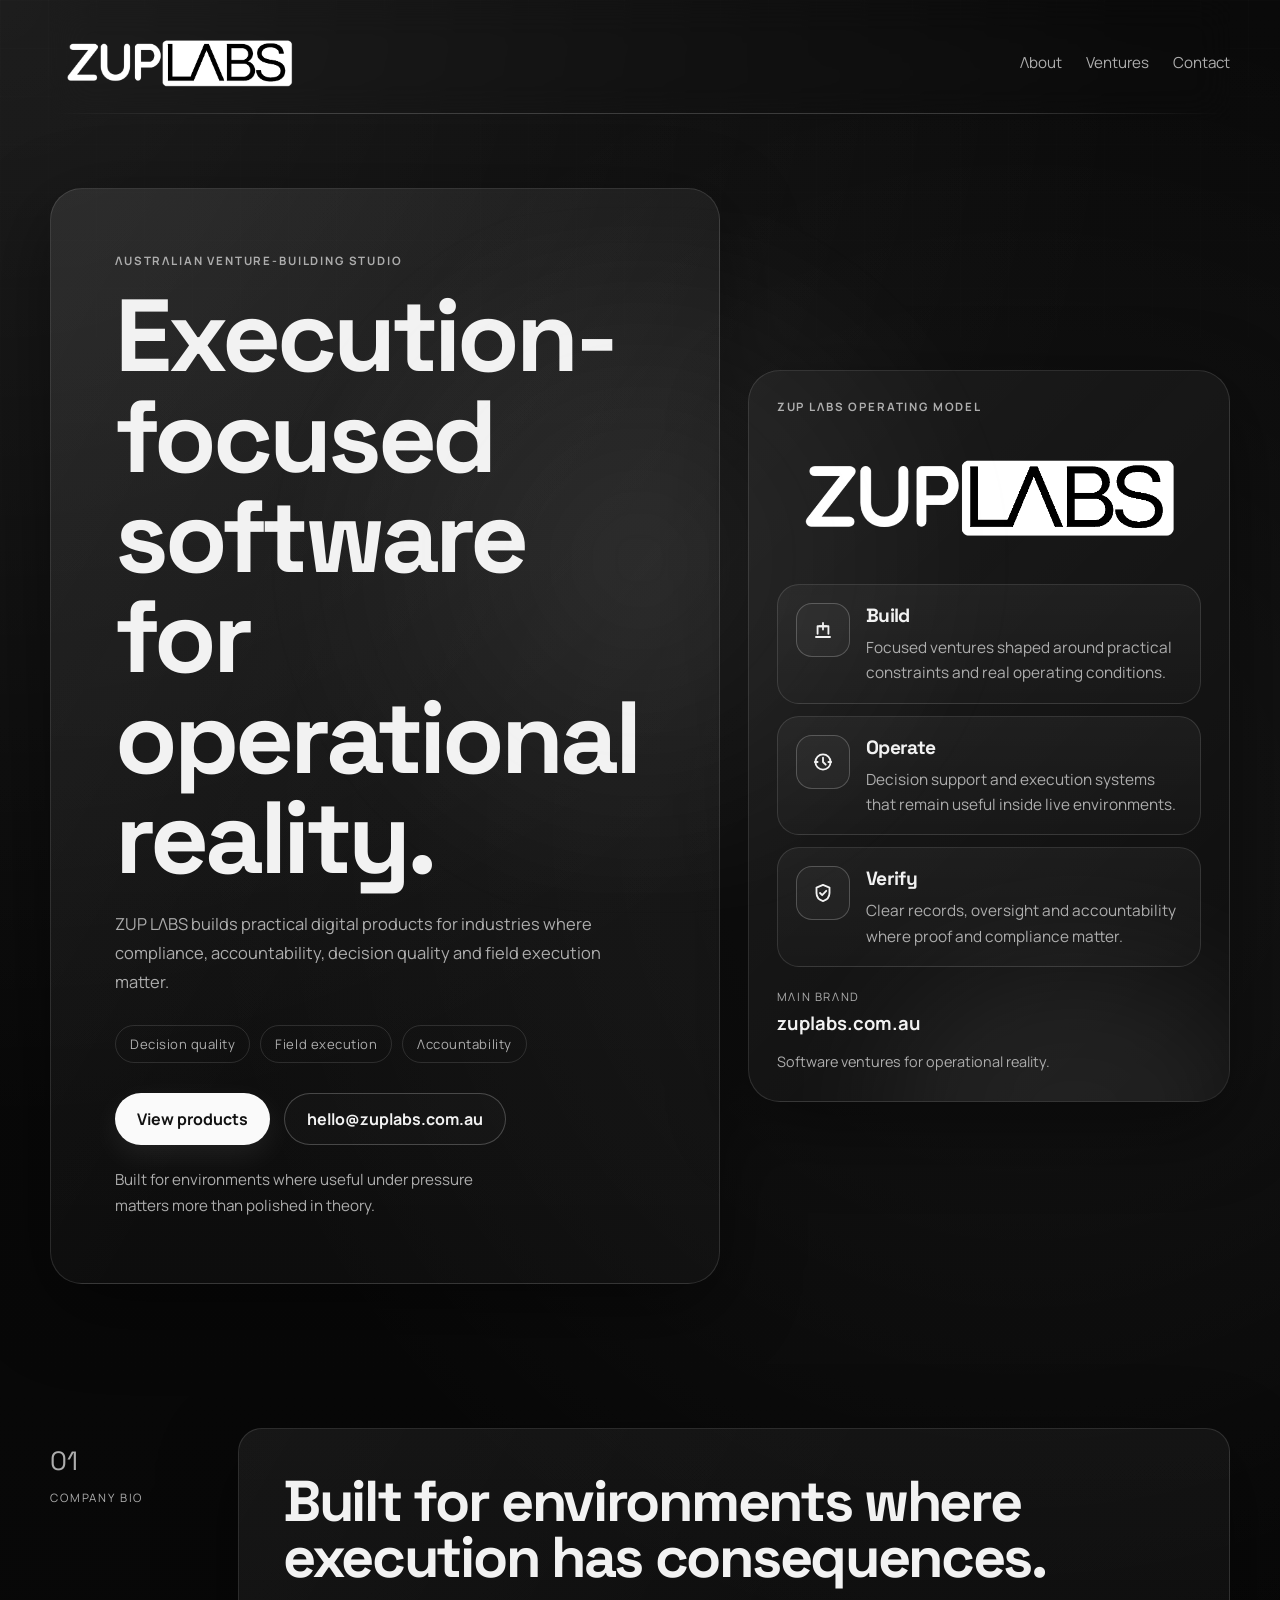
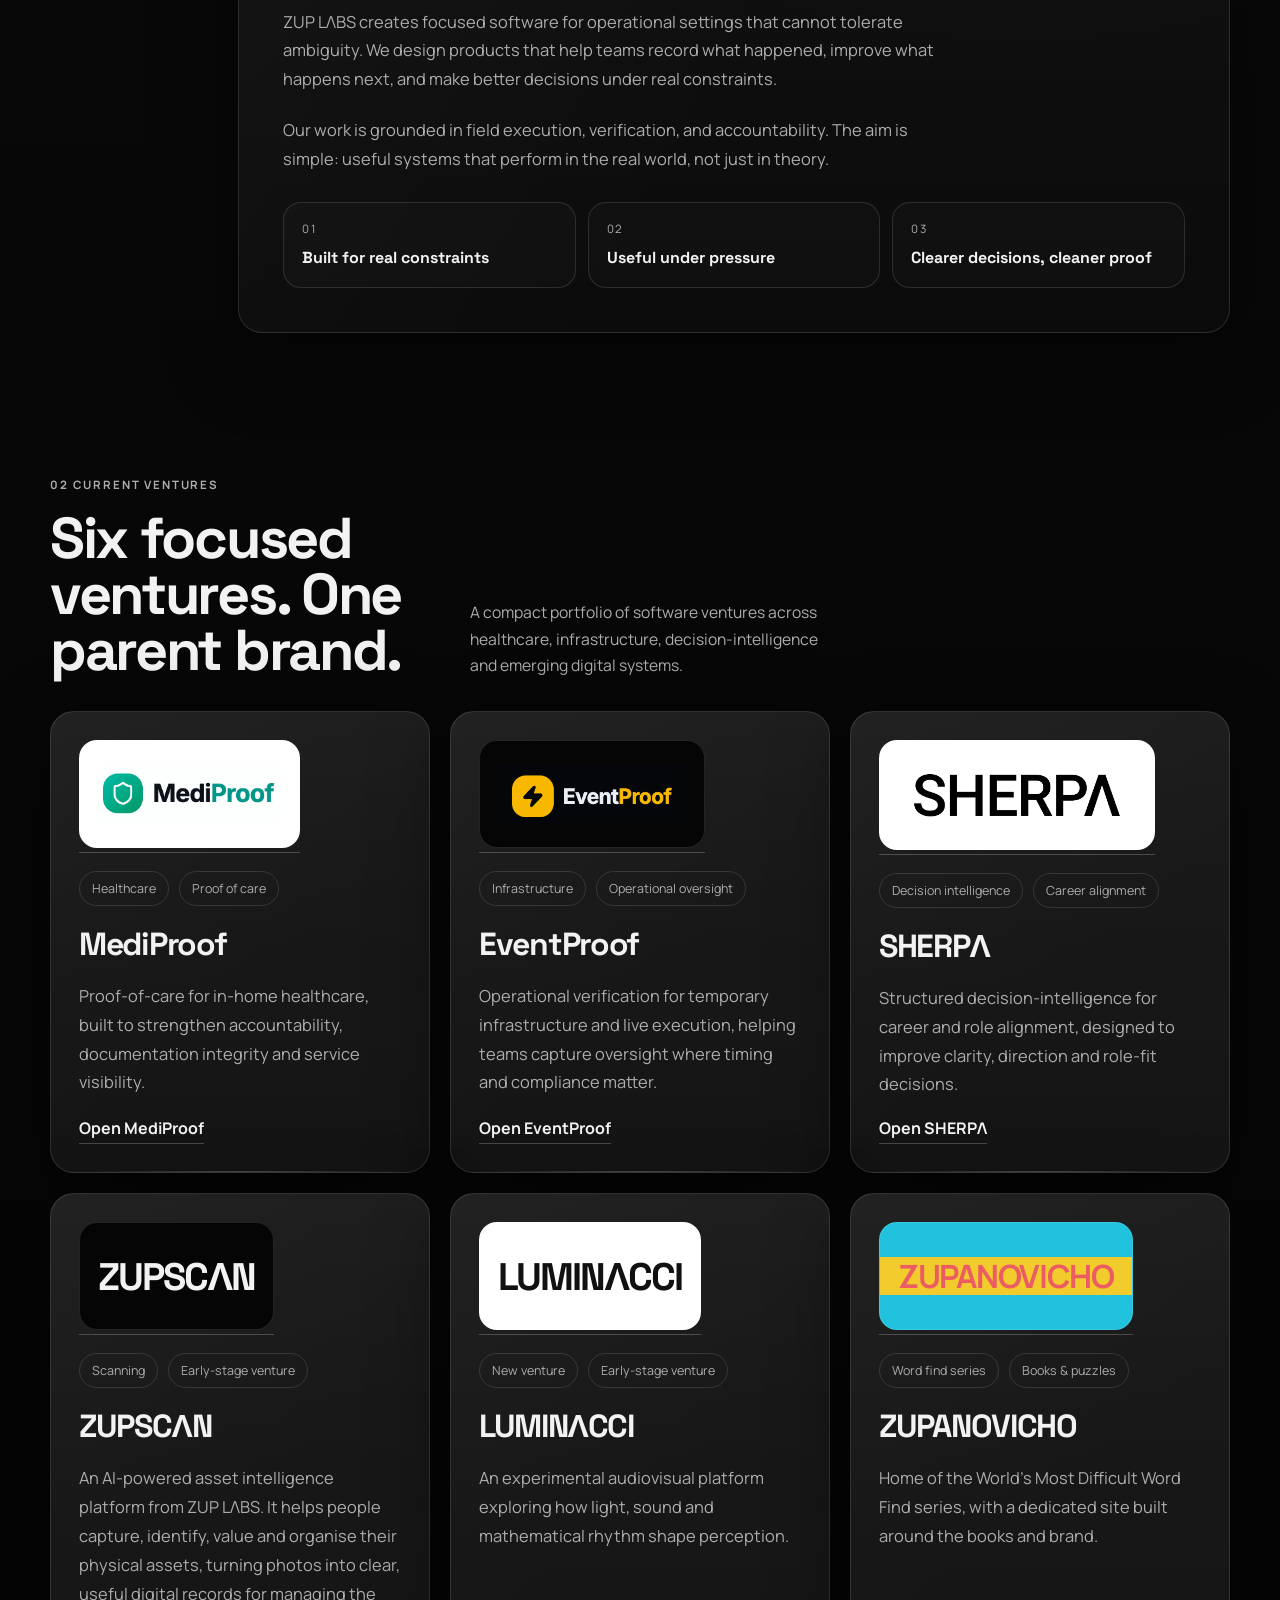
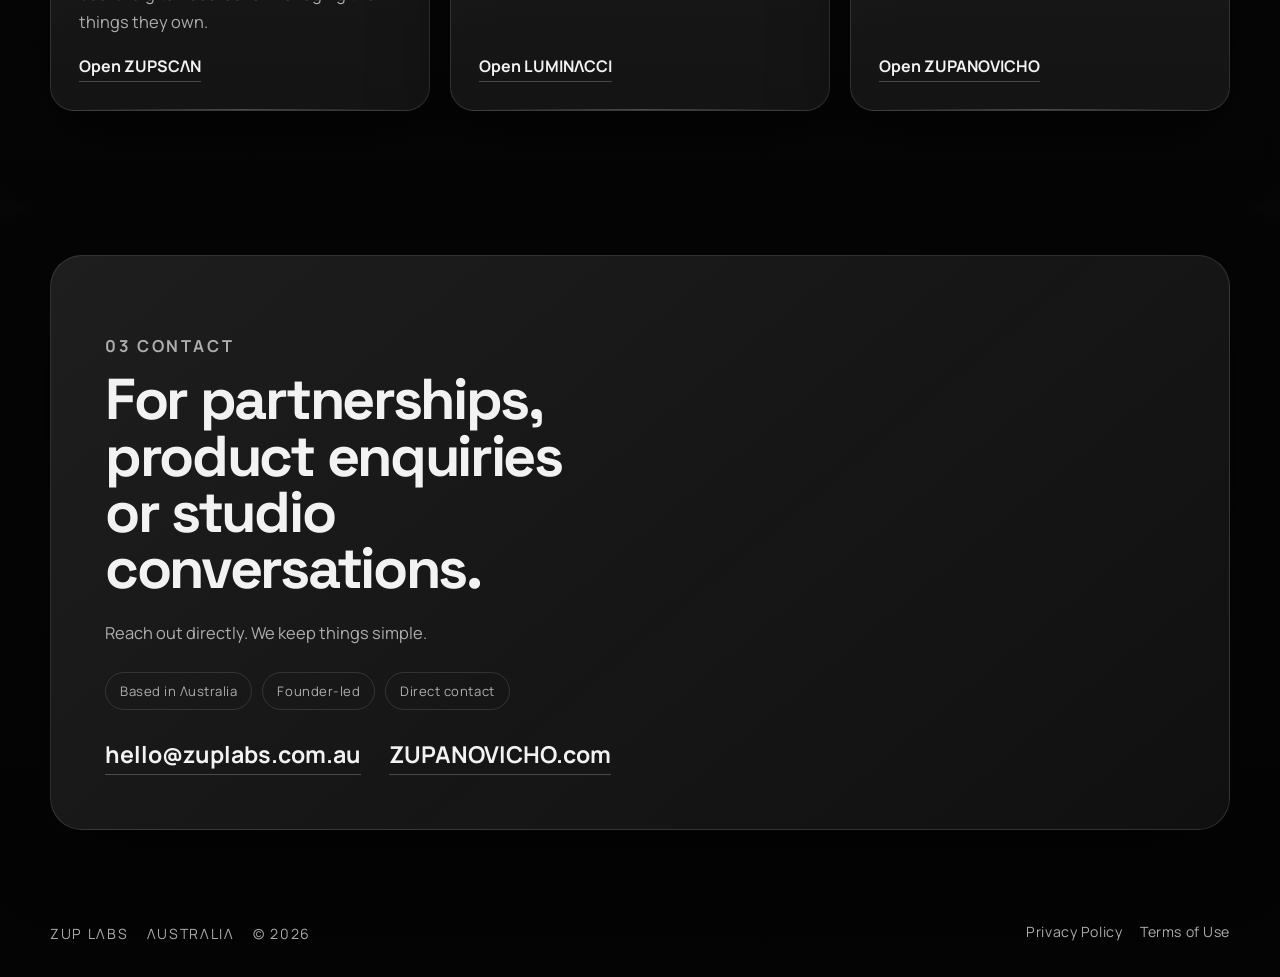
<file: index.html>
<!DOCTYPE html>
<html lang="en">
  <head>
    <meta charset="UTF-8" />
    <meta name="viewport" content="width=device-width, initial-scale=1.0" />
    <meta
      name="description"
      content="ZUP LΛBS is an Australian venture-building studio creating execution-focused software for real-world operational problems."
    />
    <title>ZUP LΛBS</title>
    <link rel="preconnect" href="https://fonts.googleapis.com" />
    <link rel="preconnect" href="https://fonts.gstatic.com" crossorigin />
    <link
      href="https://fonts.googleapis.com/css2?family=Manrope:wght@400;500;600;700;800&amp;family=Space+Grotesk:wght@500;700&amp;display=swap"
      rel="stylesheet"
    />
    <link rel="stylesheet" href="style.css" />
  </head>
  <body>
    <div class="page-shell">
      <header class="site-header">
        <a class="brand" href="#top" aria-label="ZUP LΛBS home">
          <img src="assets/zup-labs-logo-white.png" alt="ZUP LΛBS" />
        </a>
        <nav class="site-nav" aria-label="Primary navigation">
          <a href="#about">Λbout</a>
          <a href="#ventures">Ventures</a>
          <a href="#contact">Contact</a>
        </nav>
      </header>

      <main id="top">
        <section class="hero section reveal">
          <div class="hero-copy">
            <p class="eyebrow">ΛUSTRΛLIAN VENTURE-BUILDING STUDIO</p>
            <h1>Execution-focused software for operational reality.</h1>
            <p class="hero-text">
              ZUP LΛBS builds practical digital products for industries where
              compliance, accountability, decision quality and field execution
              matter.
            </p>
            <div class="hero-signal-row" aria-label="Core focus areas">
              <span>Decision quality</span>
              <span>Field execution</span>
              <span>Λccountability</span>
            </div>
            <div class="hero-actions">
              <a class="button button-primary" href="#ventures">View products</a>
              <a class="button button-secondary" href="mailto:hello@zuplabs.com.au"
                >hello@zuplabs.com.au</a
              >
            </div>
            <p class="hero-note">
              Built for environments where useful under pressure matters more
              than polished in theory.
            </p>
          </div>

          <aside class="hero-panel" aria-label="Brand positioning">
            <div class="hero-panel-header">
              <p class="eyebrow hero-panel-eyebrow">ZUP LΛBS operating model</p>
              <a
                class="brandmark-link"
                href="https://zuplabs.com.au"
                target="_blank"
                rel="noreferrer"
                aria-label="Open ZUP LΛBS"
              >
                <img
                  class="hero-panel-brandmark"
                  src="assets/zup-labs-logo-white.png"
                  alt="ZUP LΛBS logo"
                />
              </a>
            </div>

            <div class="hero-system-grid">
              <article class="hero-system-card">
                <div class="system-icon" aria-hidden="true">
                  <svg viewBox="0 0 24 24" fill="none">
                    <path d="M5.5 18.5h13" />
                    <path d="M7 15.5V8.5h10v7" />
                    <path d="M12 5.5v6" />
                    <path d="M9 8.5h6" />
                  </svg>
                </div>
                <div>
                  <h3>Build</h3>
                  <p>Focused ventures shaped around practical constraints and real operating conditions.</p>
                </div>
              </article>

              <article class="hero-system-card">
                <div class="system-icon" aria-hidden="true">
                  <svg viewBox="0 0 24 24" fill="none">
                    <circle cx="12" cy="12" r="7" />
                    <path d="M12 8v4l2.5 2.5" />
                    <path d="M4.5 12h2.5" />
                    <path d="M17 12h2.5" />
                  </svg>
                </div>
                <div>
                  <h3>Operate</h3>
                  <p>Decision support and execution systems that remain useful inside live environments.</p>
                </div>
              </article>

              <article class="hero-system-card">
                <div class="system-icon" aria-hidden="true">
                  <svg viewBox="0 0 24 24" fill="none">
                    <path d="M12 4.5 18 7v5c0 3.7-2.2 6.3-6 7.5-3.8-1.2-6-3.8-6-7.5V7l6-2.5Z" />
                    <path d="m9.25 12 2 2 3.75-4" />
                  </svg>
                </div>
                <div>
                  <h3>Verify</h3>
                  <p>Clear records, oversight and accountability where proof and compliance matter.</p>
                </div>
              </article>
            </div>

            <div class="hero-panel-copy">
              <p>MΛIN BRΛND</p>
              <strong>zuplabs.com.au</strong>
              <span>Software ventures for operational reality.</span>
            </div>
          </aside>
        </section>

        <section id="about" class="section section-grid reveal">
          <div class="section-label">
            <p>01</p>
            <span>Company bio</span>
          </div>
          <div class="section-content">
            <h2>Built for environments where execution has consequences.</h2>
            <p>
              ZUP LΛBS creates focused software for operational settings that
              cannot tolerate ambiguity. We design products that help teams
              record what happened, improve what happens next, and make better
              decisions under real constraints.
            </p>
            <p>
              Our work is grounded in field execution, verification, and
              accountability. The aim is simple: useful systems that perform in
              the real world, not just in theory.
            </p>
            <div class="about-principles">
              <article class="about-principle">
                <span>01</span>
                <strong>Built for real constraints</strong>
              </article>
              <article class="about-principle">
                <span>02</span>
                <strong>Useful under pressure</strong>
              </article>
              <article class="about-principle">
                <span>03</span>
                <strong>Clearer decisions, cleaner proof</strong>
              </article>
            </div>
          </div>
        </section>

        <section id="ventures" class="section ventures reveal">
          <div class="section-heading ventures-heading">
            <div>
              <p class="eyebrow">02 Current ventures</p>
              <h2>Six focused ventures. One parent brand.</h2>
            </div>
            <p class="ventures-intro">
              A compact portfolio of software ventures across healthcare,
              infrastructure, decision-intelligence and emerging digital
              systems.
            </p>
          </div>

          <div class="venture-grid">
            <article class="venture-card">
              <a
                class="venture-logo-link"
                href="https://mediproof.zuplabs.com.au"
                target="_blank"
                rel="noreferrer"
                aria-label="Open MediProof"
              >
                <div class="venture-logo-wrap venture-logo-wrap-light">
                  <img
                    class="venture-logo venture-logo-mediproof"
                    src="assets/mediproof-logo.png"
                    alt="MediProof logo"
                  />
                </div>
              </a>
              <div class="venture-meta">
                <span>Healthcare</span>
                <span>Proof of care</span>
              </div>
              <h3>MediProof</h3>
              <p>
                Proof-of-care for in-home healthcare, built to strengthen
                accountability, documentation integrity and service visibility.
              </p>
              <a href="https://mediproof.zuplabs.com.au" target="_blank" rel="noreferrer"
                >Open MediProof</a
              >
            </article>

            <article class="venture-card">
              <a
                class="venture-logo-link"
                href="https://eventproof.zuplabs.com.au"
                target="_blank"
                rel="noreferrer"
                aria-label="Open EventProof"
              >
                <div class="venture-logo-wrap venture-logo-wrap-dark">
                  <img
                    class="venture-logo venture-logo-eventproof"
                    src="assets/eventproof-logo.png"
                    alt="EventProof logo"
                  />
                </div>
              </a>
              <div class="venture-meta">
                <span>Infrastructure</span>
                <span>Operational oversight</span>
              </div>
              <h3>EventProof</h3>
              <p>
                Operational verification for temporary infrastructure and live
                execution, helping teams capture oversight where timing and
                compliance matter.
              </p>
              <a
                href="https://eventproof.zuplabs.com.au"
                target="_blank"
                rel="noreferrer"
                >Open EventProof</a
              >
            </article>

            <article class="venture-card">
              <a
                class="venture-logo-link"
                href="https://yoursherpa.app"
                target="_blank"
                rel="noreferrer"
                aria-label="Open SHERPΛ"
              >
                <div class="venture-logo-wrap venture-logo-wrap-light">
                  <img
                    class="venture-logo venture-logo-sherpa"
                    src="assets/sherpa-logo-clean.png"
                    alt="SHERPΛ logo"
                  />
                </div>
              </a>
              <div class="venture-meta">
                <span>Decision intelligence</span>
                <span>Career alignment</span>
              </div>
              <h3>SHERPΛ</h3>
              <p>
                Structured decision-intelligence for career and role alignment,
                designed to improve clarity, direction and role-fit decisions.
              </p>
              <a href="https://yoursherpa.app" target="_blank" rel="noreferrer"
                >Open SHERPΛ</a
              >
            </article>

            <article class="venture-card">
              <a
                class="venture-logo-link"
                href="https://scan.zuplabs.com.au"
                target="_blank"
                rel="noreferrer"
                aria-label="Open ZUPSCΛN"
              >
                <div class="venture-wordmark-wrap venture-wordmark-wrap-dark">
                  <span class="venture-wordmark">ZUPSCΛN</span>
                </div>
              </a>
              <div class="venture-meta">
                <span>Scanning</span>
                <span>Early-stage venture</span>
              </div>
              <h3>ZUPSCΛN</h3>
              <p>
                An AI-powered asset intelligence platform from ZUP LΛBS. It
                helps people capture, identify, value and organise their
                physical assets, turning photos into clear, useful digital
                records for managing the things they own.
              </p>
              <a href="https://scan.zuplabs.com.au" target="_blank" rel="noreferrer"
                >Open ZUPSCΛN</a
              >
            </article>

            <article class="venture-card">
              <a
                class="venture-logo-link"
                href="https://luminacci.zuplabs.com.au"
                target="_blank"
                rel="noreferrer"
                aria-label="Open LUMINΛCCI"
              >
                <div class="venture-wordmark-wrap venture-wordmark-wrap-light">
                  <span class="venture-wordmark venture-wordmark-dark">LUMINΛCCI</span>
                </div>
              </a>
              <div class="venture-meta">
                <span>New venture</span>
                <span>Early-stage venture</span>
              </div>
              <h3>LUMINΛCCI</h3>
              <p>
                An experimental audiovisual platform exploring how light, sound
                and mathematical rhythm shape perception.
              </p>
              <a href="https://luminacci.zuplabs.com.au" target="_blank" rel="noreferrer"
                >Open LUMINΛCCI</a
              >
            </article>

            <article class="venture-card">
              <a
                class="venture-logo-link"
                href="https://zupanovicho.com"
                target="_blank"
                rel="noreferrer"
                aria-label="Open ZUPANOVICHO"
              >
                <div class="venture-wordmark-wrap venture-wordmark-wrap-zupanovicho">
                  <span class="venture-wordmark venture-wordmark-zupanovicho"
                    >ZUPANOVICHO</span
                  >
                </div>
              </a>
              <div class="venture-meta">
                <span>Word find series</span>
                <span>Books &amp; puzzles</span>
              </div>
              <h3>ZUPANOVICHO</h3>
              <p>
                Home of the World's Most Difficult Word Find series, with a
                dedicated site built around the books and brand.
              </p>
              <a href="https://zupanovicho.com" target="_blank" rel="noreferrer"
                >Open ZUPANOVICHO</a
              >
            </article>
          </div>
        </section>

        <section id="contact" class="section contact reveal">
          <div class="contact-card">
            <p class="eyebrow">03 Contact</p>
            <h2>For partnerships, product enquiries or studio conversations.</h2>
            <p>
              Reach out directly. We keep things simple.
            </p>
            <div class="contact-rail">
              <span>Based in Λustralia</span>
              <span>Founder-led</span>
              <span>Direct contact</span>
            </div>
            <div class="contact-links">
              <a class="contact-link" href="mailto:hello@zuplabs.com.au"
                >hello@zuplabs.com.au</a
              >
              <a
                class="contact-link"
                href="https://zupanovicho.com"
                target="_blank"
                rel="noreferrer"
                >ZUPANOVICHO.com</a
              >
            </div>
          </div>
        </section>
      </main>

      <footer class="site-footer">
        <div class="footer-brand">
          <p>ZUP LΛBS</p>
          <p>ΛUSTRΛLIΛ</p>
          <p>&copy; <span id="year"></span></p>
        </div>
        <div class="footer-links">
          <a href="privacy.html">Privacy Policy</a>
          <a href="terms.html">Terms of Use</a>
        </div>
      </footer>
    </div>

    <script src="script.js"></script>
  </body>
</html>
</file>
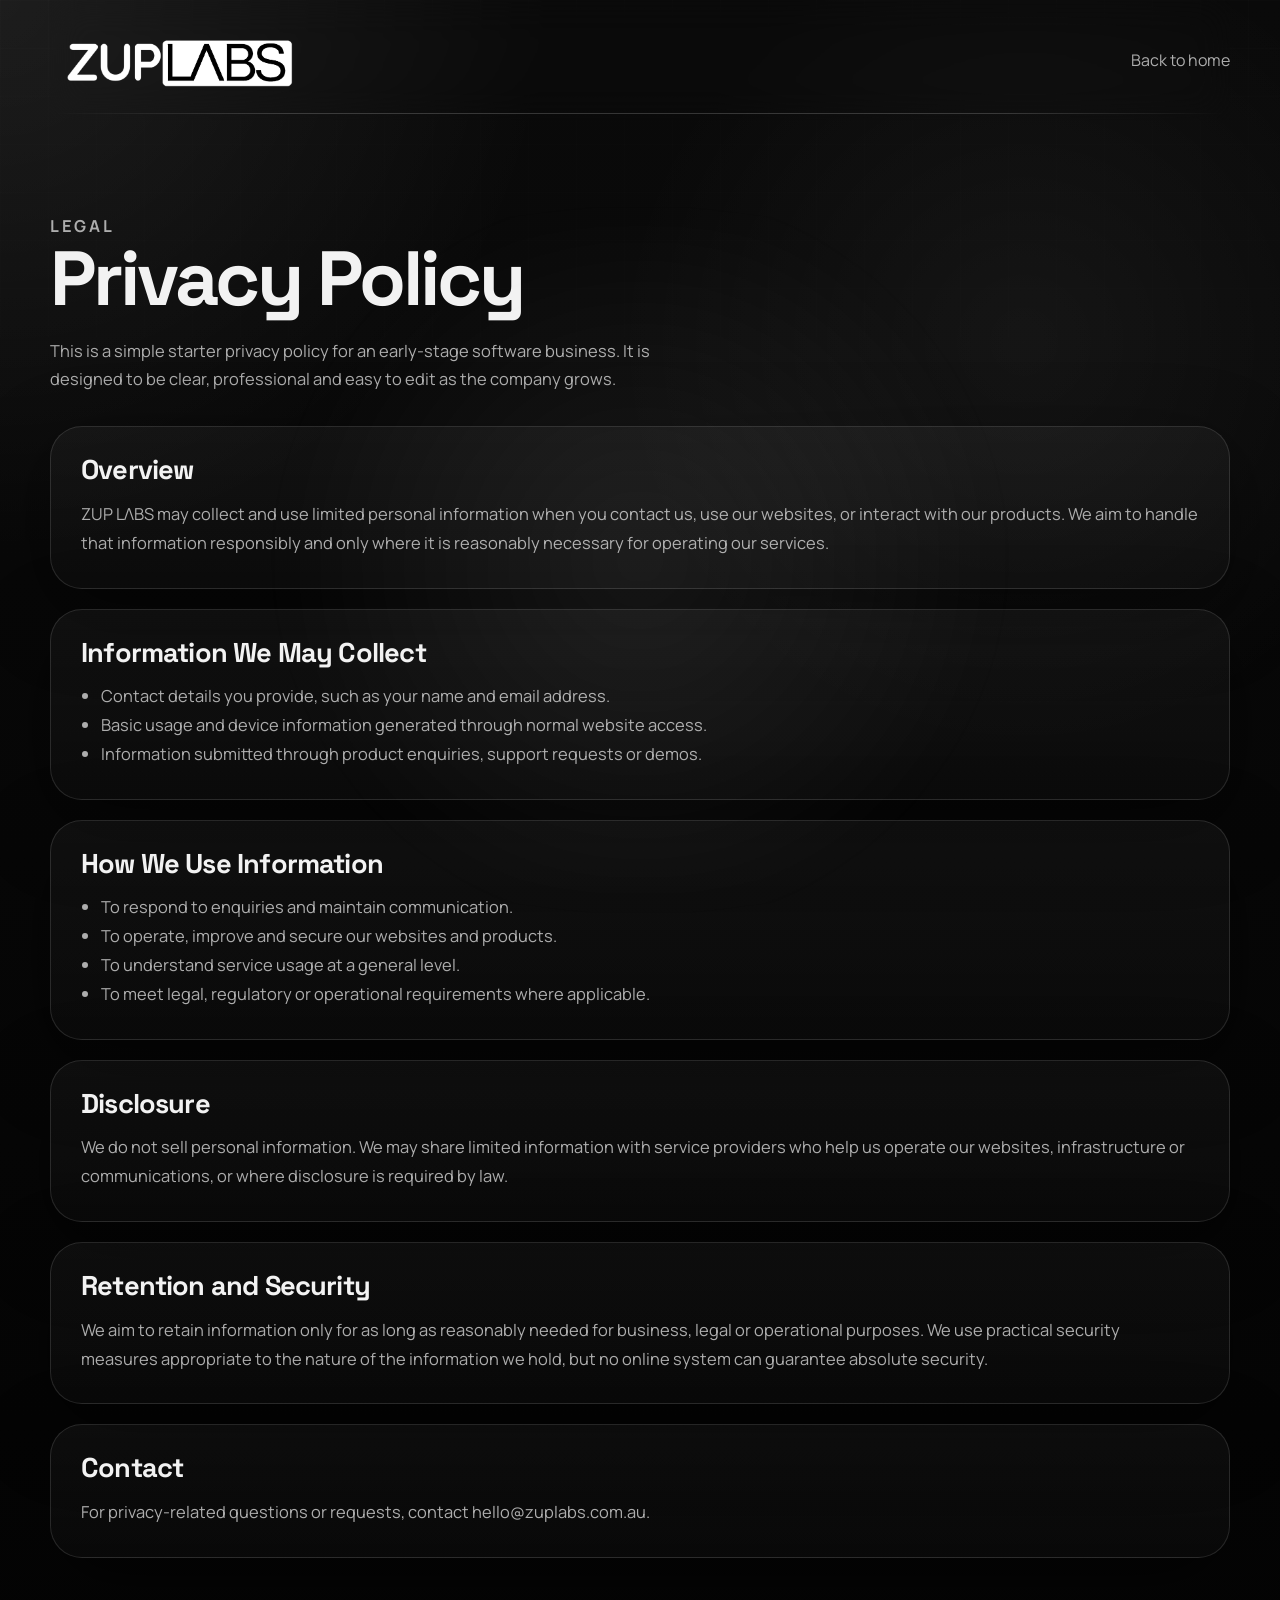
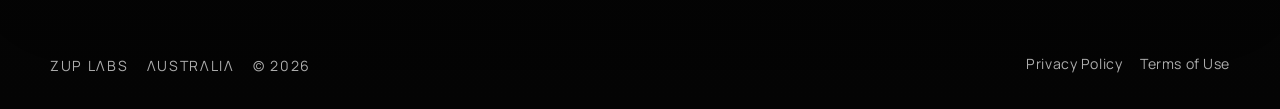
<file: privacy.html>
<!DOCTYPE html>
<html lang="en">
  <head>
    <meta charset="UTF-8" />
    <meta name="viewport" content="width=device-width, initial-scale=1.0" />
    <meta
      name="description"
      content="Privacy Policy for ZUP LΛBS."
    />
    <title>Privacy Policy | ZUP LΛBS</title>
    <link rel="preconnect" href="https://fonts.googleapis.com" />
    <link rel="preconnect" href="https://fonts.gstatic.com" crossorigin />
    <link
      href="https://fonts.googleapis.com/css2?family=Manrope:wght@400;500;600;700;800&amp;family=Space+Grotesk:wght@500;700&amp;display=swap"
      rel="stylesheet"
    />
    <link rel="stylesheet" href="style.css" />
  </head>
  <body class="legal-page">
    <div class="page-shell">
      <header class="site-header">
        <a class="brand" href="index.html" aria-label="ZUP LΛBS home">
          <img src="assets/zup-labs-logo-white.png" alt="ZUP LΛBS" />
        </a>
        <a class="brand-back" href="index.html">Back to home</a>
      </header>

      <main class="legal-shell">
        <section class="legal-hero">
          <p class="eyebrow">Legal</p>
          <h1>Privacy Policy</h1>
          <p>
            This is a simple starter privacy policy for an early-stage software
            business. It is designed to be clear, professional and easy to edit
            as the company grows.
          </p>
        </section>

        <div class="legal-stack">
          <article class="legal-article">
            <h2>Overview</h2>
            <p>
              ZUP LΛBS may collect and use limited personal information when you
              contact us, use our websites, or interact with our products. We
              aim to handle that information responsibly and only where it is
              reasonably necessary for operating our services.
            </p>
          </article>

          <article class="legal-article">
            <h2>Information We May Collect</h2>
            <ul>
              <li>Contact details you provide, such as your name and email address.</li>
              <li>Basic usage and device information generated through normal website access.</li>
              <li>Information submitted through product enquiries, support requests or demos.</li>
            </ul>
          </article>

          <article class="legal-article">
            <h2>How We Use Information</h2>
            <ul>
              <li>To respond to enquiries and maintain communication.</li>
              <li>To operate, improve and secure our websites and products.</li>
              <li>To understand service usage at a general level.</li>
              <li>To meet legal, regulatory or operational requirements where applicable.</li>
            </ul>
          </article>

          <article class="legal-article">
            <h2>Disclosure</h2>
            <p>
              We do not sell personal information. We may share limited
              information with service providers who help us operate our
              websites, infrastructure or communications, or where disclosure is
              required by law.
            </p>
          </article>

          <article class="legal-article">
            <h2>Retention and Security</h2>
            <p>
              We aim to retain information only for as long as reasonably needed
              for business, legal or operational purposes. We use practical
              security measures appropriate to the nature of the information we
              hold, but no online system can guarantee absolute security.
            </p>
          </article>

          <article class="legal-article">
            <h2>Contact</h2>
            <p>
              For privacy-related questions or requests, contact
              <a href="mailto:hello@zuplabs.com.au">hello@zuplabs.com.au</a>.
            </p>
          </article>
        </div>
      </main>

      <footer class="site-footer">
        <div class="footer-brand">
          <p>ZUP LΛBS</p>
          <p>ΛUSTRΛLIΛ</p>
          <p>&copy; <span id="year"></span></p>
        </div>
        <div class="footer-links">
          <a href="privacy.html">Privacy Policy</a>
          <a href="terms.html">Terms of Use</a>
        </div>
      </footer>
    </div>

    <script src="script.js"></script>
  </body>
</html>
</file>
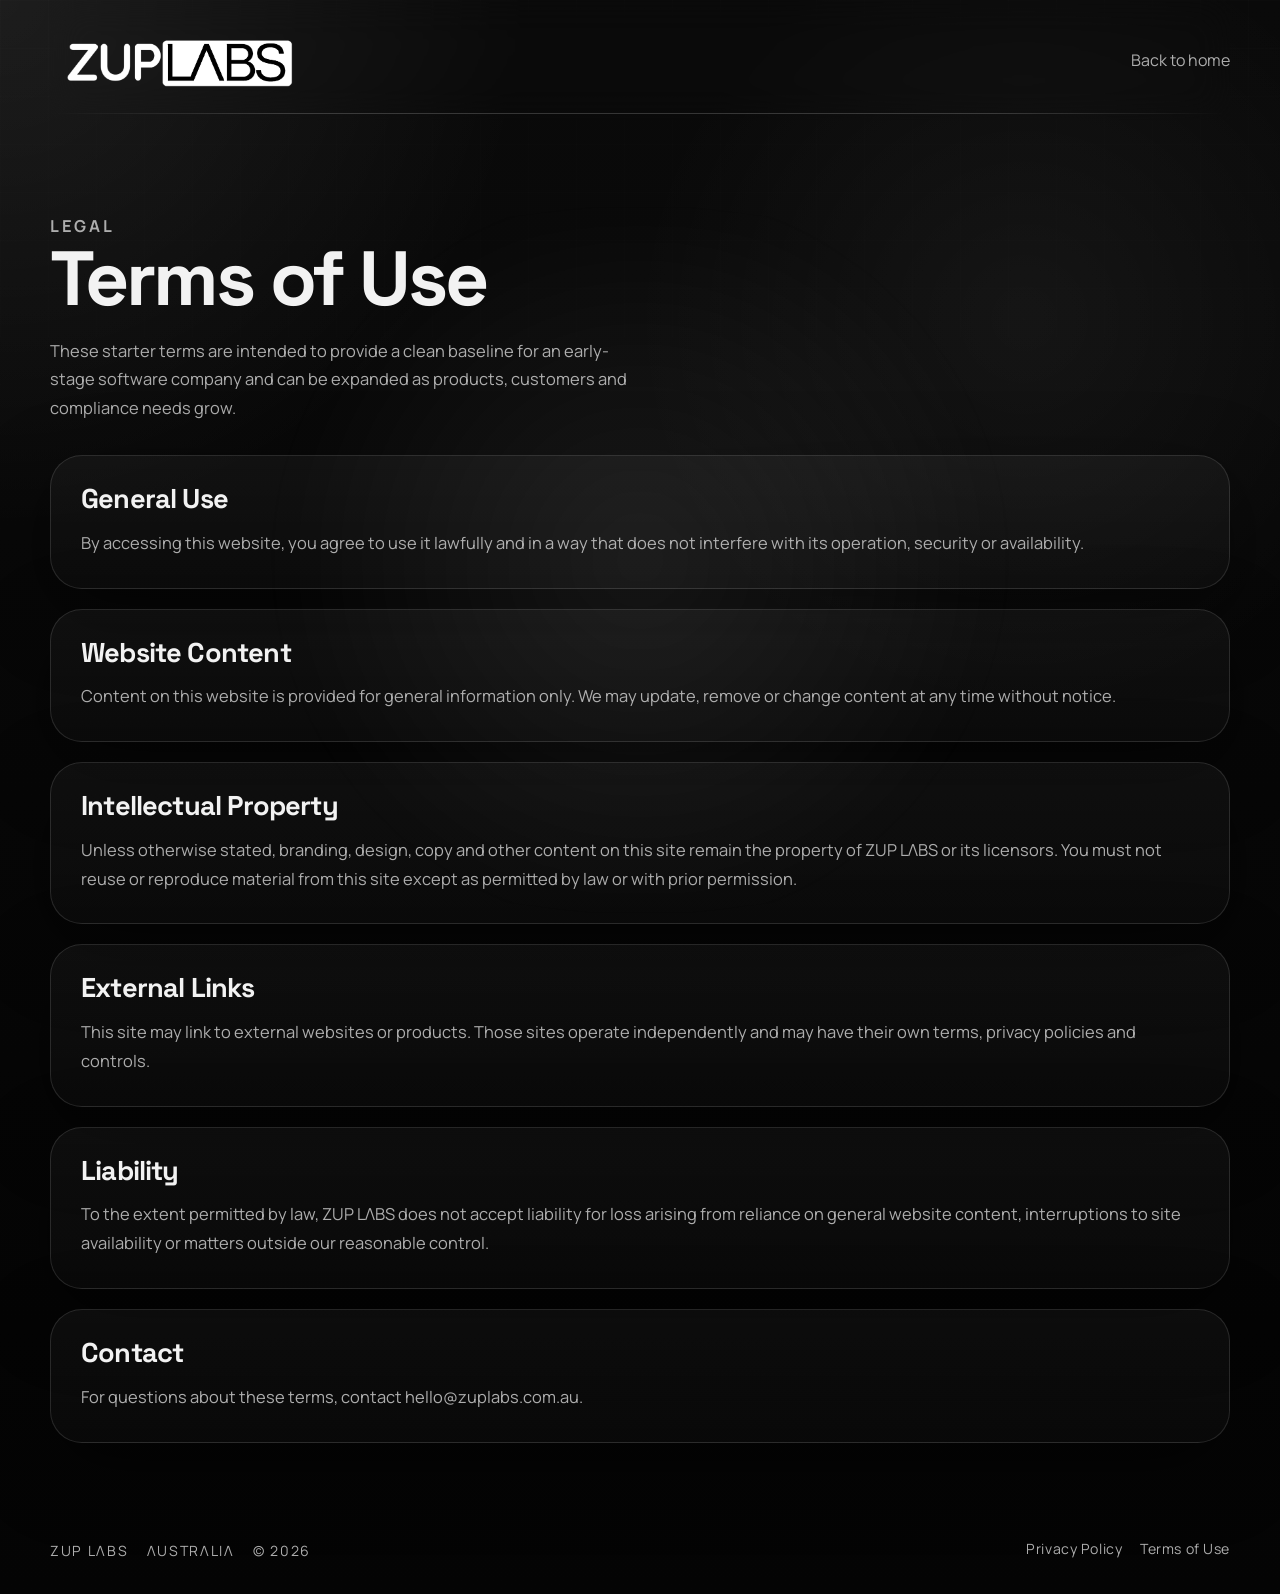
<file: terms.html>
<!DOCTYPE html>
<html lang="en">
  <head>
    <meta charset="UTF-8" />
    <meta name="viewport" content="width=device-width, initial-scale=1.0" />
    <meta
      name="description"
      content="Terms of Use for ZUP LΛBS."
    />
    <title>Terms of Use | ZUP LΛBS</title>
    <link rel="preconnect" href="https://fonts.googleapis.com" />
    <link rel="preconnect" href="https://fonts.gstatic.com" crossorigin />
    <link
      href="https://fonts.googleapis.com/css2?family=Manrope:wght@400;500;600;700;800&amp;family=Space+Grotesk:wght@500;700&amp;display=swap"
      rel="stylesheet"
    />
    <link rel="stylesheet" href="style.css" />
  </head>
  <body class="legal-page">
    <div class="page-shell">
      <header class="site-header">
        <a class="brand" href="index.html" aria-label="ZUP LΛBS home">
          <img src="assets/zup-labs-logo-white.png" alt="ZUP LΛBS" />
        </a>
        <a class="brand-back" href="index.html">Back to home</a>
      </header>

      <main class="legal-shell">
        <section class="legal-hero">
          <p class="eyebrow">Legal</p>
          <h1>Terms of Use</h1>
          <p>
            These starter terms are intended to provide a clean baseline for an
            early-stage software company and can be expanded as products,
            customers and compliance needs grow.
          </p>
        </section>

        <div class="legal-stack">
          <article class="legal-article">
            <h2>General Use</h2>
            <p>
              By accessing this website, you agree to use it lawfully and in a
              way that does not interfere with its operation, security or
              availability.
            </p>
          </article>

          <article class="legal-article">
            <h2>Website Content</h2>
            <p>
              Content on this website is provided for general information only.
              We may update, remove or change content at any time without
              notice.
            </p>
          </article>

          <article class="legal-article">
            <h2>Intellectual Property</h2>
            <p>
              Unless otherwise stated, branding, design, copy and other content
              on this site remain the property of ZUP LΛBS or its licensors.
              You must not reuse or reproduce material from this site except as
              permitted by law or with prior permission.
            </p>
          </article>

          <article class="legal-article">
            <h2>External Links</h2>
            <p>
              This site may link to external websites or products. Those sites
              operate independently and may have their own terms, privacy
              policies and controls.
            </p>
          </article>

          <article class="legal-article">
            <h2>Liability</h2>
            <p>
              To the extent permitted by law, ZUP LΛBS does not accept liability
              for loss arising from reliance on general website content,
              interruptions to site availability or matters outside our
              reasonable control.
            </p>
          </article>

          <article class="legal-article">
            <h2>Contact</h2>
            <p>
              For questions about these terms, contact
              <a href="mailto:hello@zuplabs.com.au">hello@zuplabs.com.au</a>.
            </p>
          </article>
        </div>
      </main>

      <footer class="site-footer">
        <div class="footer-brand">
          <p>ZUP LΛBS</p>
          <p>ΛUSTRΛLIΛ</p>
          <p>&copy; <span id="year"></span></p>
        </div>
        <div class="footer-links">
          <a href="privacy.html">Privacy Policy</a>
          <a href="terms.html">Terms of Use</a>
        </div>
      </footer>
    </div>

    <script src="script.js"></script>
  </body>
</html>
</file>
<file: style.css>
:root {
  --bg: #050505;
  --surface: #0f0f0f;
  --surface-strong: #141414;
  --surface-soft: #1b1b1b;
  --text: #f2f2f2;
  --text-muted: #adadad;
  --line: rgba(255, 255, 255, 0.12);
  --line-strong: rgba(255, 255, 255, 0.22);
  --shadow: 0 24px 80px rgba(0, 0, 0, 0.45);
  --radius-xl: 32px;
  --radius-lg: 24px;
  --radius-md: 18px;
  --container: 1180px;
}

* {
  box-sizing: border-box;
}

html {
  scroll-behavior: smooth;
}

body {
  margin: 0;
  min-width: 320px;
  background:
    radial-gradient(circle at top left, rgba(255, 255, 255, 0.08), transparent 26%),
    radial-gradient(circle at 80% 20%, rgba(255, 255, 255, 0.05), transparent 24%),
    linear-gradient(180deg, #0a0a0a 0%, #040404 100%);
  color: var(--text);
  font-family: "Manrope", sans-serif;
  -webkit-font-smoothing: antialiased;
}

img {
  display: block;
  max-width: 100%;
}

a {
  color: inherit;
  text-decoration: none;
}

.page-shell {
  position: relative;
  overflow: hidden;
}

.page-shell::before {
  content: "";
  position: fixed;
  inset: 0;
  pointer-events: none;
  background-image:
    linear-gradient(rgba(255, 255, 255, 0.03) 1px, transparent 1px),
    linear-gradient(90deg, rgba(255, 255, 255, 0.03) 1px, transparent 1px);
  background-size: 48px 48px;
  mask-image: linear-gradient(180deg, rgba(0, 0, 0, 0.35), transparent 80%);
}

.page-shell::after {
  content: "";
  position: absolute;
  inset: 220px auto auto 50%;
  width: min(86vw, 1200px);
  height: 680px;
  transform: translateX(-50%);
  border-radius: 999px;
  background:
    radial-gradient(circle at center, rgba(255, 255, 255, 0.07), transparent 58%);
  pointer-events: none;
  filter: blur(18px);
}

.site-header,
.section,
.site-footer,
.legal-shell {
  width: min(calc(100% - 32px), var(--container));
  margin: 0 auto;
}

.site-header {
  position: sticky;
  top: 0;
  z-index: 10;
  display: flex;
  align-items: center;
  justify-content: space-between;
  gap: 24px;
  padding: 22px 0 18px;
  backdrop-filter: blur(18px);
}

.site-header::after {
  content: "";
  position: absolute;
  left: 0;
  right: 0;
  bottom: 6px;
  height: 1px;
  background: linear-gradient(
    90deg,
    transparent 0%,
    rgba(255, 255, 255, 0.18) 20%,
    rgba(255, 255, 255, 0.18) 80%,
    transparent 100%
  );
}

.brand {
  width: clamp(205px, 20vw, 320px);
}

.brand img {
  width: 100%;
}

.site-nav {
  display: flex;
  gap: 24px;
  color: var(--text-muted);
  font-size: 0.95rem;
}

.site-nav a,
.footer-links a,
.brand-back {
  transition:
    color 180ms ease,
    border-color 180ms ease,
    transform 180ms ease;
}

.site-nav a:hover,
.site-nav a:focus-visible,
.footer-links a:hover,
.footer-links a:focus-visible,
.brand-back:hover,
.brand-back:focus-visible {
  color: var(--text);
}

.section {
  padding: 72px 0;
}

.hero {
  display: grid;
  grid-template-columns: minmax(0, 1.25fr) minmax(300px, 0.9fr);
  gap: 28px;
  padding-top: 68px;
  min-height: calc(100vh - 96px);
  align-items: center;
}

.hero-copy,
.hero-panel,
.venture-card,
.contact-card,
.section-content,
.legal-article {
  background: linear-gradient(180deg, rgba(255, 255, 255, 0.04), rgba(255, 255, 255, 0.02));
  border: 1px solid var(--line);
  box-shadow: var(--shadow);
}

.hero-copy {
  padding: clamp(32px, 5vw, 64px);
  border-radius: var(--radius-xl);
  background:
    linear-gradient(180deg, rgba(255, 255, 255, 0.05), rgba(255, 255, 255, 0.025)),
    linear-gradient(120deg, rgba(255, 255, 255, 0.04), transparent 55%);
}

.eyebrow {
  margin: 0 0 18px;
  color: var(--text-muted);
  text-transform: uppercase;
  letter-spacing: 0.16em;
  font-size: 0.72rem;
  font-weight: 700;
}

.hero h1,
.section-content h2,
.section-heading h2,
.contact-card h2,
.legal-hero h1,
.legal-article h2 {
  margin: 0;
  font-family: "Space Grotesk", sans-serif;
  letter-spacing: -0.04em;
  line-height: 0.98;
}

.hero h1 {
  max-width: 12ch;
  font-size: clamp(3.7rem, 8vw, 7.4rem);
}

.hero-text,
.section-content p,
.venture-card p,
.contact-card p,
.legal-hero p,
.legal-article p,
.legal-article li {
  color: var(--text-muted);
  line-height: 1.75;
  font-size: 1.03rem;
}

.hero-text {
  max-width: 58ch;
  margin: 22px 0 0;
}

.hero-signal-row {
  display: flex;
  flex-wrap: wrap;
  gap: 10px;
  margin-top: 28px;
}

.hero-signal-row span,
.contact-rail span {
  display: inline-flex;
  align-items: center;
  min-height: 38px;
  padding: 0 14px;
  border: 1px solid var(--line);
  border-radius: 999px;
  color: var(--text-muted);
  font-size: 0.82rem;
  letter-spacing: 0.04em;
}

.hero-actions {
  display: flex;
  flex-wrap: wrap;
  gap: 14px;
  margin-top: 30px;
}

.hero-note {
  margin: 22px 0 0;
  max-width: 46ch;
  color: var(--text-muted);
  font-size: 0.95rem;
  line-height: 1.7;
}

.button {
  display: inline-flex;
  align-items: center;
  justify-content: center;
  min-height: 52px;
  padding: 0 22px;
  border-radius: 999px;
  font-weight: 700;
  transition:
    transform 180ms ease,
    border-color 180ms ease,
    background 180ms ease;
}

.button:hover,
.button:focus-visible,
.venture-card a:hover,
.venture-card a:focus-visible,
.contact-link:hover,
.contact-link:focus-visible {
  transform: translateY(-2px);
}

.button-primary {
  background: #fafafa;
  color: #111111;
  box-shadow: 0 10px 30px rgba(255, 255, 255, 0.08);
}

.button-secondary {
  border: 1px solid var(--line-strong);
  color: var(--text);
  background: rgba(255, 255, 255, 0.02);
}

.hero-panel {
  position: relative;
  display: grid;
  grid-template-rows: auto 1fr auto;
  gap: 22px;
  min-height: 560px;
  padding: 28px;
  border-radius: var(--radius-xl);
  overflow: hidden;
  background:
    linear-gradient(135deg, rgba(255, 255, 255, 0.08), rgba(255, 255, 255, 0.02)),
    #090909;
}

.hero-panel::before {
  content: "";
  position: absolute;
  inset: auto -8% -20% 28%;
  height: 280px;
  border-radius: 50%;
  background: rgba(255, 255, 255, 0.08);
  filter: blur(72px);
}

.hero-panel-header {
  position: relative;
  z-index: 1;
  display: grid;
  gap: 16px;
}

.hero-panel-eyebrow {
  margin-bottom: 0;
}

.hero-panel-brandmark {
  position: relative;
  z-index: 1;
  width: min(100%, 420px);
}

.brandmark-link,
.venture-logo-link {
  display: block;
  width: fit-content;
  transition:
    transform 180ms ease,
    opacity 180ms ease;
}

.brandmark-link:hover,
.brandmark-link:focus-visible,
.venture-logo-link:hover,
.venture-logo-link:focus-visible {
  transform: translateY(-2px);
}

.hero-system-grid {
  position: relative;
  z-index: 1;
  display: grid;
  gap: 12px;
  align-content: center;
}

.hero-system-card {
  display: grid;
  grid-template-columns: 54px minmax(0, 1fr);
  gap: 16px;
  align-items: start;
  padding: 18px 18px 17px;
  border: 1px solid var(--line);
  border-radius: 22px;
  background: linear-gradient(180deg, rgba(255, 255, 255, 0.045), rgba(255, 255, 255, 0.02));
}

.system-icon {
  display: grid;
  place-items: center;
  width: 54px;
  height: 54px;
  border: 1px solid var(--line-strong);
  border-radius: 16px;
  color: var(--text);
  background: rgba(255, 255, 255, 0.03);
}

.system-icon svg {
  width: 26px;
  height: 26px;
  stroke: currentColor;
  stroke-width: 1.7;
  stroke-linecap: round;
  stroke-linejoin: round;
}

.hero-system-card h3,
.hero-system-card p {
  margin: 0;
}

.hero-system-card h3 {
  font-family: "Space Grotesk", sans-serif;
  font-size: 1.2rem;
  letter-spacing: -0.03em;
}

.hero-system-card p {
  margin-top: 7px;
  color: var(--text-muted);
  line-height: 1.65;
  font-size: 0.96rem;
}

.hero-panel-copy {
  position: relative;
  z-index: 1;
  display: grid;
  gap: 6px;
  align-self: end;
}

.hero-panel-copy p,
.hero-panel-copy strong {
  margin: 0;
}

.hero-panel-copy p {
  color: var(--text-muted);
  letter-spacing: 0.14em;
  font-size: 0.72rem;
}

.hero-panel-copy strong {
  font-size: 1.15rem;
  font-weight: 700;
}

.hero-panel-copy span {
  margin-top: 8px;
  color: var(--text-muted);
  font-size: 0.9rem;
  line-height: 1.6;
}

.section-grid {
  display: grid;
  grid-template-columns: 160px minmax(0, 1fr);
  gap: 28px;
  align-items: start;
}

.section-label {
  padding-top: 16px;
  color: var(--text-muted);
}

.section-label p,
.section-label span {
  margin: 0;
}

.section-label p {
  font-family: "Space Grotesk", sans-serif;
  font-size: 1.65rem;
}

.section-label span {
  display: block;
  margin-top: 12px;
  text-transform: uppercase;
  letter-spacing: 0.16em;
  font-size: 0.72rem;
}

.section-content {
  padding: clamp(28px, 4vw, 44px);
  border-radius: var(--radius-lg);
  background:
    linear-gradient(180deg, rgba(255, 255, 255, 0.04), rgba(255, 255, 255, 0.02)),
    linear-gradient(120deg, rgba(255, 255, 255, 0.025), transparent 52%);
}

.section-content h2,
.section-heading h2,
.contact-card h2 {
  font-size: clamp(2rem, 4.5vw, 3.6rem);
}

.section-content p {
  max-width: 68ch;
  margin: 22px 0 0;
}

.about-principles {
  display: grid;
  grid-template-columns: repeat(3, minmax(0, 1fr));
  gap: 12px;
  margin-top: 28px;
}

.about-principle {
  padding: 18px;
  border: 1px solid var(--line);
  border-radius: 18px;
  background: rgba(255, 255, 255, 0.02);
}

.about-principle span {
  display: block;
  color: var(--text-muted);
  font-size: 0.72rem;
  letter-spacing: 0.14em;
  text-transform: uppercase;
}

.about-principle strong {
  display: block;
  margin-top: 12px;
  font-family: "Space Grotesk", sans-serif;
  font-size: 1rem;
  line-height: 1.3;
}

.section-heading {
  max-width: 780px;
}

.ventures-heading {
  display: grid;
  grid-template-columns: minmax(0, 1fr) minmax(260px, 360px);
  gap: 24px;
  align-items: end;
}

.section-heading h2 {
  margin-top: 8px;
}

.ventures-intro {
  margin: 0;
  color: var(--text-muted);
  line-height: 1.7;
  font-size: 0.98rem;
}

.venture-grid {
  display: grid;
  grid-template-columns: repeat(3, minmax(0, 1fr));
  gap: 20px;
  margin-top: 32px;
}

.venture-card {
  position: relative;
  display: flex;
  flex-direction: column;
  gap: 18px;
  padding: 28px;
  border-radius: var(--radius-lg);
  min-height: 320px;
  background:
    linear-gradient(180deg, rgba(255, 255, 255, 0.055), rgba(255, 255, 255, 0.02)),
    linear-gradient(140deg, rgba(255, 255, 255, 0.025), transparent 60%),
    var(--surface);
}

.venture-logo-wrap {
  display: flex;
  align-items: center;
  min-height: 108px;
  padding: 18px;
  border: 1px solid var(--line);
  border-radius: 18px;
  overflow: hidden;
}

.venture-logo-wrap-light {
  background: #ffffff;
}

.venture-logo-wrap-dark {
  background: #050505;
}

.venture-wordmark-wrap {
  display: flex;
  align-items: center;
  justify-content: center;
  min-height: 108px;
  padding: 18px;
  border: 1px solid var(--line);
  border-radius: 18px;
  overflow: hidden;
}

.venture-wordmark-wrap-dark {
  background: #050505;
}

.venture-wordmark-wrap-light {
  background: #ffffff;
}

.venture-wordmark-wrap-zupanovicho {
  position: relative;
  background: #20c2dd;
}

.venture-wordmark-wrap-zupanovicho::before {
  content: "";
  position: absolute;
  inset: 32% 0;
  background: #f2cb2d;
}

.venture-wordmark {
  position: relative;
  z-index: 1;
  color: #f2f2f2;
  font-family: "Space Grotesk", sans-serif;
  font-size: clamp(1.8rem, 3vw, 2.4rem);
  font-weight: 700;
  letter-spacing: -0.05em;
}

.venture-wordmark-dark {
  color: #111111;
}

.venture-wordmark-zupanovicho {
  color: #eb5d63;
  font-family: "Manrope", sans-serif;
  font-size: clamp(1.45rem, 2.5vw, 2.2rem);
  font-weight: 700;
  letter-spacing: -0.04em;
}

.venture-logo {
  width: auto;
  max-width: 100%;
  height: auto;
}

.venture-logo-mediproof {
  max-height: 56px;
}

.venture-logo-eventproof {
  max-height: 58px;
}

.venture-logo-sherpa {
  max-height: 72px;
}

.venture-card::after {
  content: "";
  position: absolute;
  inset: auto 28px 0;
  height: 1px;
  background: linear-gradient(90deg, transparent, rgba(255, 255, 255, 0.24), transparent);
}

.venture-card::before {
  content: "";
  position: absolute;
  inset: 0;
  border-radius: inherit;
  background: linear-gradient(180deg, rgba(255, 255, 255, 0.02), transparent 30%);
  opacity: 0;
  transition: opacity 180ms ease;
  pointer-events: none;
}

.venture-card:hover::before,
.venture-card:focus-within::before {
  opacity: 1;
}

.venture-meta {
  display: flex;
  flex-wrap: wrap;
  gap: 10px;
}

.venture-meta span {
  display: inline-flex;
  padding: 8px 12px;
  border: 1px solid var(--line);
  border-radius: 999px;
  font-size: 0.78rem;
  color: var(--text-muted);
}

.venture-card h3 {
  margin: 0;
  font-family: "Space Grotesk", sans-serif;
  font-size: 2rem;
  letter-spacing: -0.04em;
}

.venture-card p {
  margin: 0;
  flex: 1;
}

.venture-card a,
.contact-link {
  display: inline-flex;
  width: fit-content;
  padding-bottom: 4px;
  border-bottom: 1px solid var(--line-strong);
  font-weight: 700;
  transition:
    transform 180ms ease,
    border-color 180ms ease,
    color 180ms ease;
}

.venture-card a:hover,
.venture-card a:focus-visible,
.contact-link:hover,
.contact-link:focus-visible {
  border-color: rgba(255, 255, 255, 0.9);
  color: #ffffff;
}

.contact {
  padding-bottom: 92px;
}

.contact-card {
  padding: clamp(30px, 5vw, 54px);
  border-radius: var(--radius-xl);
  background:
    linear-gradient(140deg, rgba(255, 255, 255, 0.08), rgba(255, 255, 255, 0.02)),
    #0b0b0b;
}

.contact-card h2 {
  max-width: 14ch;
  margin-top: 10px;
}

.contact-card p {
  max-width: 56ch;
  margin: 22px 0 0;
}

.contact-rail {
  display: flex;
  flex-wrap: wrap;
  gap: 10px;
  margin-top: 24px;
}

.contact-link {
  margin-top: 28px;
  font-size: clamp(1.1rem, 2vw, 1.45rem);
}

.contact-links {
  display: flex;
  flex-wrap: wrap;
  gap: 18px 28px;
  margin-top: 28px;
}

.contact-links .contact-link {
  margin-top: 0;
}

.site-footer {
  display: flex;
  justify-content: space-between;
  align-items: center;
  gap: 18px;
  padding: 0 0 32px;
  color: var(--text-muted);
  font-size: 0.88rem;
  text-transform: uppercase;
  letter-spacing: 0.12em;
}

.footer-brand,
.footer-links {
  display: flex;
  gap: 18px;
  flex-wrap: wrap;
  align-items: center;
}

.footer-links {
  text-transform: none;
  letter-spacing: 0.04em;
}

.site-footer p {
  margin: 0;
}

.footer-links a {
  padding-bottom: 3px;
  border-bottom: 1px solid transparent;
}

.footer-links a:hover,
.footer-links a:focus-visible {
  border-color: var(--line-strong);
}

.legal-page .site-header {
  position: relative;
}

.brand-back {
  color: var(--text-muted);
  border-bottom: 1px solid transparent;
  padding-bottom: 3px;
}

.brand-back:hover,
.brand-back:focus-visible {
  border-color: var(--line-strong);
}

.legal-shell {
  padding: 72px 0 96px;
}

.legal-hero {
  max-width: 860px;
}

.legal-hero h1 {
  font-size: clamp(2.8rem, 6vw, 5rem);
}

.legal-hero p {
  max-width: 60ch;
  margin: 20px 0 0;
}

.legal-stack {
  display: grid;
  gap: 20px;
  margin-top: 32px;
}

.legal-article {
  padding: 30px;
  border-radius: var(--radius-xl);
}

.legal-article h2 {
  font-size: 1.7rem;
  letter-spacing: -0.03em;
}

.legal-article p,
.legal-article ul {
  margin: 16px 0 0;
}

.legal-article ul {
  padding-left: 20px;
}

.reveal {
  opacity: 0;
  transform: translateY(24px);
  transition:
    opacity 700ms ease,
    transform 700ms ease;
}

.reveal.is-visible {
  opacity: 1;
  transform: translateY(0);
}

@media (max-width: 1080px) {
  .hero,
  .section-grid,
  .ventures-heading {
    grid-template-columns: 1fr;
  }

  .venture-grid {
    grid-template-columns: repeat(2, minmax(0, 1fr));
  }

  .hero {
    min-height: auto;
  }

  .hero-panel {
    min-height: auto;
  }

  .section-label {
    padding-top: 0;
  }

  .about-principles {
    grid-template-columns: 1fr;
  }

  .hero-system-grid {
    grid-template-columns: repeat(3, minmax(0, 1fr));
  }

  .hero-system-card {
    grid-template-columns: 1fr;
  }
}

@media (max-width: 720px) {
  .site-header {
    flex-direction: column;
    align-items: flex-start;
    padding: 18px 0;
  }

  .site-nav,
  .footer-brand,
  .footer-links {
    gap: 18px;
    flex-wrap: wrap;
  }

  .section,
  .legal-shell {
    padding: 54px 0;
  }

  .hero {
    padding-top: 24px;
  }

  .hero-copy,
  .hero-panel,
  .section-content,
  .venture-card,
  .contact-card,
  .legal-article {
    padding: 24px;
    border-radius: 22px;
  }

  .site-footer {
    flex-direction: column;
    align-items: flex-start;
  }

  .venture-grid {
    grid-template-columns: 1fr;
  }

  .hero-panel-brandmark {
    width: 100%;
  }

  .hero h1 {
    font-size: clamp(2.7rem, 16vw, 4.4rem);
  }

  .hero-signal-row,
  .contact-rail {
    gap: 8px;
  }

  .hero-system-grid {
    grid-template-columns: 1fr;
  }

  .hero-system-card {
    grid-template-columns: 54px minmax(0, 1fr);
  }
}

@media (prefers-reduced-motion: reduce) {
  html {
    scroll-behavior: auto;
  }

  *,
  *::before,
  *::after {
    animation: none !important;
    transition: none !important;
  }

  .reveal {
    opacity: 1;
    transform: none;
  }
}
</file>
